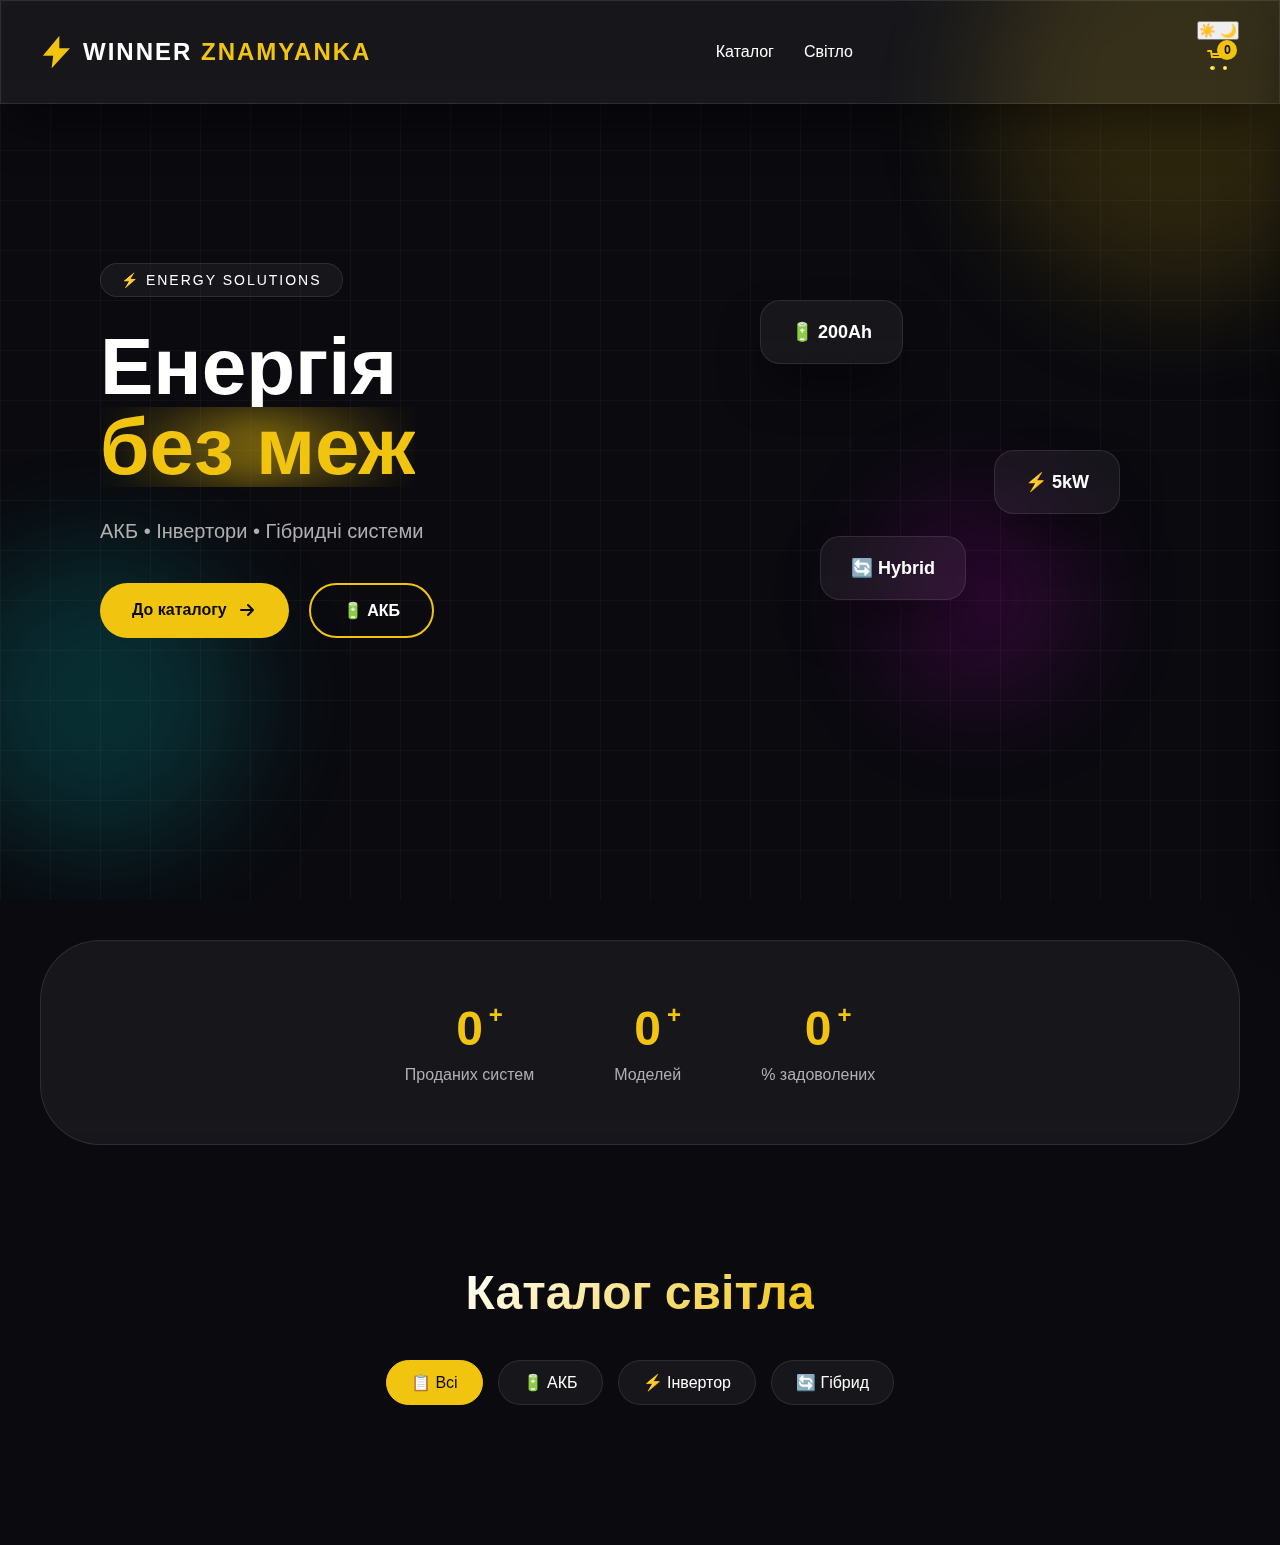
<file: index.html>
<!DOCTYPE html>
<html lang="uk">
<head>
  <meta charset="UTF-8">
  <meta name="viewport" content="width=device-width, initial-scale=1.0">
  <title>Winner Znamyanka | Світло</title>
  <link rel="stylesheet" href="styles.css">
</head>
<body class="light-theme">
  <!-- 3D Background -->
  <div class="bg-3d">
    <div class="sphere sphere-1"></div>
    <div class="sphere sphere-2"></div>
    <div class="sphere sphere-3"></div>
    <div class="grid-lines"></div>
  </div>

  <!-- Header -->
  <header class="header glass">
    <div class="header-content">
      <div class="logo">
        <svg class="logo-icon" viewBox="0 0 24 24" width="32" height="32">
          <path d="M13 2L3 14h7l-1 8 11-12h-7l0-8z" fill="#f1c40f" stroke="#f1c40f" stroke-width="1.5"/>
        </svg>
        <span class="logo-text">WINNER <span class="accent">ZNAMYANKA</span></span>
      </div>
      
      <nav class="nav">
        <a href="#catalog" class="nav-link active" data-text="Каталог">Каталог</a>
        <a href="#catalog" data-filter="Світло" class="nav-link" data-text="Світло">Світло</a>
      </nav>
      
      <div class="header-right">
        <!-- Кнопка перемикання теми -->
        <div class="theme-switch">
          <button id="themeToggle" class="theme-btn">
            <span class="light-icon">☀️</span>
            <span class="dark-icon">🌙</span>
          </button>
        </div>
        
        <button class="cart-btn" id="cartToggle">
          <svg width="24" height="24" viewBox="0 0 24 24" fill="none">
            <path d="M8 22C9.10457 22 10 21.1046 10 20C10 18.8954 9.10457 18 8 18C6.89543 18 6 18.8954 6 20C6 21.1046 6.89543 22 8 22Z" fill="#f1c40f"/>
            <path d="M20 22C21.1046 22 22 21.1046 22 20C22 18.8954 21.1046 18 20 18C18.8954 18 18 18.8954 18 20C18 21.1046 18.8954 22 20 22Z" fill="#f1c40f"/>
            <path d="M3 3H6L7 9H21L23 6H7.5" stroke="#f1c40f" stroke-width="2" stroke-linecap="round"/>
            <circle cx="7" cy="20" r="1.5" fill="white" stroke="#f1c40f"/>
            <circle cx="20" cy="20" r="1.5" fill="white" stroke="#f1c40f"/>
          </svg>
          <span class="cart-count" id="cartCount">0</span>
        </button>
      </div>
    </div>
  </header>

  <!-- Hero Section -->
  <section class="hero">
    <div class="hero-content">
      <div class="hero-badge">⚡ ENERGY SOLUTIONS</div>
      <h1 class="hero-title">
        <span class="line line-1">Енергія</span>
        <span class="line line-2">без меж</span>
      </h1>
      <p class="hero-subtitle">АКБ • Інвертори • Гібридні системи</p>
      <div class="hero-cta">
        <a href="#catalog" class="btn btn-primary glow">
          <span>До каталогу</span>
          <svg width="20" height="20" viewBox="0 0 20 20" fill="none">
            <path d="M4 10H16M16 10L11 5M16 10L11 15" stroke="currentColor" stroke-width="2" stroke-linecap="round"/>
          </svg>
        </a>
        <a href="#catalog" data-filter="АКБ" class="btn btn-outline">🔋 АКБ</a>
      </div>
    </div>
    <div class="hero-visual">
      <div class="floating-card card-1 glass">
        <span>🔋 200Ah</span>
      </div>
      <div class="floating-card card-2 glass">
        <span>⚡ 5kW</span>
      </div>
      <div class="floating-card card-3 glass">
        <span>🔄 Hybrid</span>
      </div>
    </div>
  </section>

  <!-- Stats Section -->
  <section class="stats">
    <div class="stat-item">
      <div class="stat-number" data-target="500">0</div>
      <div class="stat-label">Проданих систем</div>
    </div>
    <div class="stat-item">
      <div class="stat-number" data-target="50">0</div>
      <div class="stat-label">Моделей</div>
    </div>
    <div class="stat-item">
      <div class="stat-number" data-target="100">0</div>
      <div class="stat-label">% задоволених</div>
    </div>
  </section>

  <!-- Catalog Section -->
  <section id="catalog" class="catalog">
    <div class="container">
      <div class="section-header">
        <h2 class="section-title" data-text="Каталог світла">Каталог світла</h2>
        <div class="filter-tabs">
          <button class="filter-tab active" data-filter="all">
            <span>📋 Всі</span>
          </button>
          <button class="filter-tab" data-filter="АКБ">
            <span>🔋 АКБ</span>
          </button>
          <button class="filter-tab" data-filter="Інвертор">
            <span>⚡ Інвертор</span>
          </button>
          <button class="filter-tab" data-filter="Гібридний">
            <span>🔄 Гібрид</span>
          </button>
        </div>
      </div>

      <div id="catalog-grid" class="products-grid"></div>
    </div>
  </section>

  <!-- Product Modal -->
  <div class="modal-overlay" id="modalOverlay">
    <div class="modal-container glass" id="productModal">
      <button class="modal-close" id="closeModal">×</button>
      <div class="modal-content" id="modalContent"></div>
    </div>
  </div>

  <!-- Cart Sidebar -->
  <div class="cart-sidebar glass" id="cartSidebar">
    <div class="cart-header">
      <h3>Кошик</h3>
      <button class="close-cart" id="closeCart">×</button>
    </div>
    <div class="cart-items" id="cartItems"></div>
    <div class="cart-footer">
      <div class="cart-total" id="cartTotal"></div>
      <button class="btn btn-primary" id="checkoutBtn" style="display: none;">Оформити</button>
    </div>
  </div>
  
</body>
</html>
</file>
<file: styles.css>
:root {
  --primary: #f1c40f;
  --primary-dark: #d4ac0d;
  --bg-dark: #0a0a0f;
  --bg-darker: #050507;
  --text: #ffffff;
  --text-secondary: #b0b0b0;
  --glass-bg: rgba(255, 255, 255, 0.05);
  --glass-border: rgba(255, 255, 255, 0.1);
  --shadow: 0 25px 50px -12px rgba(0, 0, 0, 0.5);
  --shadow-glow: 0 0 30px rgba(241, 196, 15, 0.3);
}

* {
  margin: 0;
  padding: 0;
  box-sizing: border-box;
}

body {
  font-family: -apple-system, BlinkMacSystemFont, 'Segoe UI', Roboto, Oxygen, Ubuntu, sans-serif;
  background: var(--bg-dark);
  color: var(--text);
  min-height: 100vh;
  overflow-x: hidden;
  position: relative;
}

/* 3D Background */
.bg-3d {
  position: fixed;
  top: 0;
  left: 0;
  width: 100%;
  height: 100%;
  z-index: -1;
  overflow: hidden;
}

.sphere {
  position: absolute;
  border-radius: 50%;
  filter: blur(60px);
  opacity: 0.15;
  animation: float 20s infinite ease-in-out;
}

.sphere-1 {
  width: 400px;
  height: 400px;
  background: var(--primary);
  top: -100px;
  right: -100px;
  animation-delay: 0s;
}

.sphere-2 {
  width: 300px;
  height: 300px;
  background: #00ffff;
  bottom: 50px;
  left: -50px;
  animation-delay: -5s;
}

.sphere-3 {
  width: 200px;
  height: 200px;
  background: #ff00ff;
  bottom: 200px;
  right: 200px;
  animation-delay: -10s;
}

.grid-lines {
  position: absolute;
  top: 0;
  left: 0;
  width: 100%;
  height: 100%;
  background-image: 
    linear-gradient(rgba(255, 255, 255, 0.03) 1px, transparent 1px),
    linear-gradient(90deg, rgba(255, 255, 255, 0.03) 1px, transparent 1px);
  background-size: 50px 50px;
  animation: gridMove 30s linear infinite;
}

@keyframes float {
  0%, 100% { transform: translate(0, 0) rotate(0deg); }
  33% { transform: translate(30px, -30px) rotate(120deg); }
  66% { transform: translate(-20px, 20px) rotate(240deg); }
}

@keyframes gridMove {
  0% { transform: translate(0, 0); }
  100% { transform: translate(50px, 50px); }
}

/* Glass effect */
.glass {
  background: var(--glass-bg);
  backdrop-filter: blur(10px);
  border: 1px solid var(--glass-border);
  box-shadow: var(--shadow);
}

/* Header */
.header {
  position: fixed;
  top: 0;
  left: 0;
  width: 100%;
  z-index: 100;
  padding: 20px 40px;
}

.header-content {
  max-width: 1400px;
  margin: 0 auto;
  display: flex;
  justify-content: space-between;
  align-items: center;
}

.logo {
  display: flex;
  align-items: center;
  gap: 10px;
}

.logo-icon {
  animation: rotate 10s linear infinite;
}

@keyframes rotate {
  from { transform: rotate(0deg); }
  to { transform: rotate(360deg); }
}

.logo-text {
  font-size: 24px;
  font-weight: 800;
  letter-spacing: 2px;
}

.accent {
  color: var(--primary);
  position: relative;
}

.accent::after {
  content: '';
  position: absolute;
  bottom: -5px;
  left: 0;
  width: 100%;
  height: 2px;
  background: var(--primary);
  transform: scaleX(0);
  transform-origin: right;
  transition: transform 0.5s ease;
}

.logo:hover .accent::after {
  transform: scaleX(1);
  transform-origin: left;
}

/* Navigation */
.nav {
  display: flex;
  gap: 30px;
  align-items: center;
}

.nav-link {
  color: var(--text);
  text-decoration: none;
  font-weight: 500;
  padding: 8px 0;
  position: relative;
  overflow: hidden;
}

.nav-link::before {
  content: attr(data-text);
  position: absolute;
  top: 0;
  left: 0;
  width: 100%;
  height: 100%;
  color: var(--primary);
  transform: translateY(100%);
  transition: transform 0.3s ease;
}

.nav-link:hover::before {
  transform: translateY(0);
}

.nav-link::after {
  content: '';
  position: absolute;
  bottom: 0;
  left: 0;
  width: 100%;
  height: 2px;
  background: var(--primary);
  transform: scaleX(0);
  transform-origin: right;
  transition: transform 0.3s ease;
}

.nav-link:hover::after {
  transform: scaleX(1);
  transform-origin: left;
}

/* Dropdown */
.dropdown {
  position: relative;
}

.dropdown-menu {
  position: absolute;
  top: 100%;
  left: 0;
  min-width: 200px;
  border-radius: 16px;
  padding: 10px;
  opacity: 0;
  visibility: hidden;
  transform: translateY(10px);
  transition: all 0.3s ease;
}

.dropdown:hover .dropdown-menu {
  opacity: 1;
  visibility: visible;
  transform: translateY(0);
}

.dropdown-item {
  display: block;
  padding: 12px 20px;
  color: var(--text);
  text-decoration: none;
  border-radius: 8px;
  transition: all 0.2s ease;
  position: relative;
  overflow: hidden;
}

.dropdown-item::before {
  content: '';
  position: absolute;
  top: 50%;
  left: 50%;
  width: 0;
  height: 0;
  background: var(--primary);
  border-radius: 50%;
  transform: translate(-50%, -50%);
  transition: width 0.6s, height 0.6s;
  z-index: -1;
  opacity: 0.2;
}

.dropdown-item:hover::before {
  width: 300px;
  height: 300px;
}

.dropdown-item:hover {
  color: var(--primary);
  transform: translateX(5px);
}

/* Lang switch */
.lang-switch {
  display: flex;
  gap: 5px;
}

.lang-btn {
  padding: 8px 12px;
  border: 1px solid var(--glass-border);
  background: transparent;
  color: var(--text);
  border-radius: 8px;
  cursor: pointer;
  transition: all 0.3s ease;
  position: relative;
  overflow: hidden;
}

.lang-btn::before {
  content: '';
  position: absolute;
  top: 50%;
  left: 50%;
  width: 0;
  height: 0;
  background: var(--primary);
  border-radius: 50%;
  transform: translate(-50%, -50%);
  transition: width 0.6s, height 0.6s;
  z-index: -1;
}

.lang-btn:hover::before {
  width: 150px;
  height: 150px;
}

.lang-btn.active {
  background: var(--primary);
  border-color: var(--primary);
  color: var(--bg-dark);
}

/* Cart button */
.cart-btn {
  position: relative;
  background: transparent;
  border: none;
  cursor: pointer;
  padding: 8px;
  border-radius: 50%;
  transition: all 0.3s ease;
}

.cart-btn:hover {
  transform: scale(1.1);
  background: var(--glass-bg);
}

.cart-count {
  position: absolute;
  top: 0;
  right: 0;
  background: var(--primary);
  color: var(--bg-dark);
  font-size: 12px;
  font-weight: bold;
  min-width: 20px;
  height: 20px;
  border-radius: 10px;
  display: flex;
  align-items: center;
  justify-content: center;
  animation: bounce 0.5s ease;
}

@keyframes bounce {
  0%, 100% { transform: scale(1); }
  50% { transform: scale(1.2); }
}

/* Hero Section */
.hero {
  min-height: 100vh;
  display: grid;
  grid-template-columns: 1fr 1fr;
  align-items: center;
  padding: 0 40px;
  position: relative;
  overflow: hidden;
}

.hero-content {
  padding-left: 60px;
  z-index: 2;
}

.hero-badge {
  display: inline-block;
  padding: 8px 20px;
  background: var(--glass-bg);
  border: 1px solid var(--glass-border);
  border-radius: 40px;
  font-size: 14px;
  letter-spacing: 2px;
  margin-bottom: 30px;
  animation: slideInLeft 1s ease-out;
}

.hero-title {
  font-size: 80px;
  font-weight: 900;
  line-height: 1;
  margin-bottom: 20px;
}

.line {
  display: block;
  overflow: hidden;
}

.line-1 {
  animation: slideInUp 1s ease-out 0.2s both;
}

.line-2 {
  color: var(--primary);
  animation: slideInUp 1s ease-out 0.4s both;
  position: relative;
  display: inline-block;
}

.line-2::after {
  content: '';
  position: absolute;
  top: 0;
  left: 0;
  width: 100%;
  height: 100%;
  background: linear-gradient(90deg, transparent, var(--primary), transparent);
  filter: blur(20px);
  opacity: 0.5;
  animation: shimmer 3s infinite;
}

@keyframes shimmer {
  0% { transform: translateX(-100%); }
  100% { transform: translateX(100%); }
}

.hero-subtitle {
  font-size: 20px;
  color: var(--text-secondary);
  margin-bottom: 40px;
  animation: slideInLeft 1s ease-out 0.6s both;
}

.hero-cta {
  display: flex;
  gap: 20px;
  animation: slideInLeft 1s ease-out 0.8s both;
}

/* Buttons */
.btn {
  display: inline-flex;
  align-items: center;
  gap: 10px;
  padding: 16px 32px;
  border-radius: 40px;
  font-weight: 600;
  text-decoration: none;
  transition: all 0.3s ease;
  cursor: pointer;
  border: none;
  font-size: 16px;
  position: relative;
  overflow: hidden;
}

.btn-primary {
  background: var(--primary);
  color: var(--bg-dark);
}

.btn-primary.glow {
  animation: glow 2s infinite;
}

@keyframes glow {
  0%, 100% { box-shadow: 0 0 20px var(--primary); }
  50% { box-shadow: 0 0 40px var(--primary), 0 0 60px var(--primary); }
}

.btn-primary:hover {
  transform: translateY(-3px);
  box-shadow: var(--shadow-glow);
}

.btn-outline {
  background: transparent;
  border: 2px solid var(--primary);
  color: var(--text);
}

.btn-outline:hover {
  background: var(--primary);
  color: var(--bg-dark);
  transform: translateY(-3px);
}

/* Hero Visual */
.hero-visual {
  position: relative;
  height: 500px;
}

.floating-card {
  position: absolute;
  padding: 20px 30px;
  border-radius: 20px;
  font-size: 18px;
  font-weight: bold;
  animation: floating 6s infinite ease-in-out;
}

.card-1 {
  top: 20%;
  left: 20%;
  animation-delay: 0s;
}

.card-2 {
  top: 50%;
  right: 20%;
  animation-delay: -2s;
}

.card-3 {
  bottom: 20%;
  left: 30%;
  animation-delay: -4s;
}

@keyframes floating {
  0%, 100% { transform: translate(0, 0) rotate(0deg); }
  25% { transform: translate(10px, -10px) rotate(2deg); }
  50% { transform: translate(0, -20px) rotate(0deg); }
  75% { transform: translate(-10px, -10px) rotate(-2deg); }
}

/* Stats */
.stats {
  display: flex;
  justify-content: center;
  gap: 80px;
  padding: 60px 40px;
  background: var(--glass-bg);
  backdrop-filter: blur(10px);
  margin: 40px;
  border-radius: 60px;
  border: 1px solid var(--glass-border);
}

.stat-item {
  text-align: center;
}

.stat-number {
  font-size: 48px;
  font-weight: 900;
  color: var(--primary);
  position: relative;
  display: inline-block;
}

.stat-number::after {
  content: '+';
  font-size: 24px;
  position: absolute;
  top: 0;
  right: -20px;
}

.stat-label {
  font-size: 16px;
  color: var(--text-secondary);
  margin-top: 10px;
}

/* Catalog Section */
.catalog {
  padding: 80px 40px;
}

.container {
  max-width: 1400px;
  margin: 0 auto;
}

.section-header {
  text-align: center;
  margin-bottom: 60px;
}

.section-title {
  font-size: 48px;
  font-weight: 800;
  margin-bottom: 40px;
  background: linear-gradient(135deg, var(--text) 0%, var(--primary) 100%);
  -webkit-background-clip: text;
  -webkit-text-fill-color: transparent;
  position: relative;
  display: inline-block;
}

.section-title::before {
  content: attr(data-text);
  position: absolute;
  top: 0;
  left: 0;
  width: 100%;
  height: 100%;
  background: linear-gradient(135deg, var(--primary) 0%, var(--text) 100%);
  -webkit-background-clip: text;
  -webkit-text-fill-color: transparent;
  opacity: 0;
  transition: opacity 0.5s ease;
}

.section-title:hover::before {
  opacity: 1;
}

/* Filter Tabs */
.filter-tabs {
  display: flex;
  justify-content: center;
  gap: 15px;
  flex-wrap: wrap;
}

.filter-tab {
  padding: 12px 24px;
  background: var(--glass-bg);
  border: 1px solid var(--glass-border);
  border-radius: 40px;
  color: var(--text);
  cursor: pointer;
  transition: all 0.3s ease;
  font-size: 16px;
  font-weight: 500;
  position: relative;
  overflow: hidden;
}

.filter-tab::before {
  content: '';
  position: absolute;
  top: 50%;
  left: 50%;
  width: 0;
  height: 0;
  background: var(--primary);
  border-radius: 50%;
  transform: translate(-50%, -50%);
  transition: width 0.6s, height 0.6s;
  z-index: -1;
}

.filter-tab:hover::before {
  width: 300px;
  height: 300px;
}

.filter-tab:hover {
  color: var(--bg-dark);
  border-color: var(--primary);
}

.filter-tab.active {
  background: var(--primary);
  color: var(--bg-dark);
  border-color: var(--primary);
  animation: pulse 2s infinite;
}

@keyframes pulse {
  0%, 100% { transform: scale(1); }
  50% { transform: scale(1.05); }
}

/* Products Grid */
.products-grid {
  display: grid;
  grid-template-columns: repeat(auto-fill, minmax(300px, 1fr));
  gap: 30px;
  perspective: 1000px;
}

/* Product Card */
.product-card {
  background: var(--glass-bg);
  backdrop-filter: blur(10px);
  border: 1px solid var(--glass-border);
  border-radius: 30px;
  overflow: hidden;
  transition: all 0.5s cubic-bezier(0.4, 0, 0.2, 1);
  opacity: 0;
  transform: translateY(30px) rotateX(10deg);
  animation: cardAppear 0.8s cubic-bezier(0.4, 0, 0.2, 1) forwards;
  position: relative;
  cursor: pointer;
}

@keyframes cardAppear {
  to {
    opacity: 1;
    transform: translateY(0) rotateX(0);
  }
}

.product-card::before {
  content: '';
  position: absolute;
  top: 0;
  left: -100%;
  width: 100%;
  height: 100%;
  background: linear-gradient(90deg, transparent, rgba(255, 255, 255, 0.1), transparent);
  transition: left 0.5s ease;
}

.product-card:hover::before {
  left: 100%;
}

.product-card:hover {
  transform: translateY(-10px) scale(1.02);
  box-shadow: var(--shadow-glow);
  border-color: var(--primary);
}

.product-image {
  position: relative;
  overflow: hidden;
  aspect-ratio: 1;
}

.product-image img {
  width: 100%;
  height: 100%;
  object-fit: cover;
  transition: transform 0.8s cubic-bezier(0.4, 0, 0.2, 1);
}

.product-card:hover .product-image img {
  transform: scale(1.1);
}

.product-badge {
  position: absolute;
  top: 20px;
  right: 20px;
  padding: 8px 16px;
  background: var(--primary);
  color: var(--bg-dark);
  border-radius: 30px;
  font-weight: 600;
  font-size: 14px;
  z-index: 2;
  transform: translateX(100px);
  opacity: 0;
  animation: slideBadge 0.5s ease-out 0.5s forwards;
}

@keyframes slideBadge {
  to {
    transform: translateX(0);
    opacity: 1;
  }
}

.product-info {
  padding: 24px;
}

.product-category {
  font-size: 14px;
  color: var(--primary);
  margin-bottom: 8px;
  text-transform: uppercase;
  letter-spacing: 1px;
}

.product-title {
  font-size: 20px;
  font-weight: 600;
  margin-bottom: 12px;
  line-height: 1.4;
  position: relative;
  display: inline-block;
}

.product-title::after {
  content: '';
  position: absolute;
  bottom: -4px;
  left: 0;
  width: 0;
  height: 2px;
  background: var(--primary);
  transition: width 0.3s ease;
}

.product-card:hover .product-title::after {
  width: 100%;
}

.product-price {
  font-size: 28px;
  font-weight: 800;
  color: var(--primary);
  margin: 20px 0;
  position: relative;
  display: inline-block;
  transform: scale(1);
  transition: transform 0.3s ease;
}

.product-card:hover .product-price {
  transform: scale(1.1);
}

.product-actions {
  display: flex;
  gap: 12px;
  opacity: 0;
  transform: translateY(20px);
  transition: all 0.3s ease;
}

.product-card:hover .product-actions {
  opacity: 1;
  transform: translateY(0);
}

.btn-buy {
  flex: 1;
  padding: 12px;
  background: var(--primary);
  border: none;
  border-radius: 30px;
  color: var(--bg-dark);
  font-weight: 600;
  cursor: pointer;
  transition: all 0.3s ease;
  position: relative;
  overflow: hidden;
}

.btn-buy::before {
  content: '';
  position: absolute;
  top: 50%;
  left: 50%;
  width: 0;
  height: 0;
  background: rgba(255, 255, 255, 0.3);
  border-radius: 50%;
  transform: translate(-50%, -50%);
  transition: width 0.6s, height 0.6s;
}

.btn-buy:hover::before {
  width: 300px;
  height: 300px;
}

.btn-buy:hover {
  transform: scale(0.95);
}

/* Modal */
.modal-overlay {
  position: fixed;
  top: 0;
  left: 0;
  width: 100%;
  height: 100%;
  background: rgba(0, 0, 0, 0.8);
  backdrop-filter: blur(10px);
  z-index: 2000;
  display: flex;
  align-items: center;
  justify-content: center;
  opacity: 0;
  visibility: hidden;
  transition: all 0.4s cubic-bezier(0.4, 0, 0.2, 1);
}

.modal-overlay.active {
  opacity: 1;
  visibility: visible;
}

.modal-container {
  width: 90%;
  max-width: 1000px;
  max-height: 90vh;
  overflow-y: auto;
  border-radius: 40px;
  padding: 40px;
  position: relative;
  transform: scale(0.9) translateY(20px);
  opacity: 0;
  transition: all 0.5s cubic-bezier(0.4, 0, 0.2, 1);
}

.modal-overlay.active .modal-container {
  transform: scale(1) translateY(0);
  opacity: 1;
}

.modal-close {
  position: absolute;
  top: 20px;
  right: 20px;
  width: 50px;
  height: 50px;
  border-radius: 50%;
  background: var(--glass-bg);
  border: 1px solid var(--glass-border);
  color: var(--text);
  font-size: 30px;
  cursor: pointer;
  z-index: 10;
  transition: all 0.3s ease;
  display: flex;
  align-items: center;
  justify-content: center;
}

.modal-close:hover {
  background: var(--primary);
  color: var(--bg-dark);
  transform: rotate(90deg);
}

/* Product Detail */
.product-detail {
  display: grid;
  grid-template-columns: 1fr 1fr;
  gap: 40px;
}

.product-gallery {
  position: relative;
}

.main-image {
  width: 100%;
  aspect-ratio: 1;
  border-radius: 30px;
  overflow: hidden;
  margin-bottom: 20px;
  position: relative;
  cursor: zoom-in;
}

.main-image img {
  width: 100%;
  height: 100%;
  object-fit: cover;
  transition: transform 0.5s ease;
}

.main-image:hover img {
  transform: scale(1.1);
}

.image-thumbnails {
  display: flex;
  gap: 10px;
}

.thumbnail {
  width: 80px;
  height: 80px;
  border-radius: 15px;
  overflow: hidden;
  cursor: pointer;
  opacity: 0.6;
  transition: all 0.3s ease;
  border: 2px solid transparent;
}

.thumbnail.active {
  opacity: 1;
  border-color: var(--primary);
  transform: scale(1.05);
}

.thumbnail:hover {
  opacity: 1;
}

.thumbnail img {
  width: 100%;
  height: 100%;
  object-fit: cover;
}

.product-info-detail {
  color: var(--text);
}

.product-info-detail h2 {
  font-size: 36px;
  font-weight: 800;
  margin-bottom: 20px;
  background: linear-gradient(135deg, var(--text) 0%, var(--primary) 100%);
  -webkit-background-clip: text;
  -webkit-text-fill-color: transparent;
}

.product-meta {
  display: flex;
  gap: 20px;
  margin-bottom: 20px;
  font-size: 16px;
}

.product-category-detail {
  padding: 8px 20px;
  background: var(--glass-bg);
  border: 1px solid var(--glass-border);
  border-radius: 30px;
  color: var(--primary);
}

.product-price-detail {
  font-size: 48px;
  font-weight: 900;
  color: var(--primary);
  margin: 30px 0;
  animation: pulse 2s infinite;
}

.product-description {
  font-size: 16px;
  line-height: 1.8;
  color: var(--text-secondary);
  margin-bottom: 30px;
}

/* Specs Table */
.specs-table {
  width: 100%;
  border-collapse: collapse;
  margin: 30px 0;
  background: var(--glass-bg);
  border-radius: 20px;
  overflow: hidden;
}

.specs-table tr {
  border-bottom: 1px solid var(--glass-border);
}

.specs-table tr:last-child {
  border-bottom: none;
}

.specs-table td {
  padding: 15px 20px;
}

.specs-table td:first-child {
  font-weight: 600;
  color: var(--primary);
  width: 40%;
}

.specs-table td:last-child {
  color: var(--text);
}

/* Benefits */
.benefits-list {
  list-style: none;
  margin: 30px 0;
}

.benefits-list li {
  padding: 12px 0;
  padding-left: 35px;
  position: relative;
  font-size: 16px;
  color: var(--text-secondary);
  border-bottom: 1px solid var(--glass-border);
}

.benefits-list li:last-child {
  border-bottom: none;
}

.benefits-list li::before {
  content: '✓';
  position: absolute;
  left: 0;
  color: var(--primary);
  font-weight: bold;
  font-size: 20px;
}

/* Product Actions */
.product-actions-detail {
  display: flex;
  gap: 15px;
  margin-top: 40px;
}

.product-actions-detail .btn {
  flex: 1;
  padding: 18px;
  font-size: 18px;
}

.btn-viber {
  background: #7360f2;
  color: white;
  border: none;
}

.btn-viber:hover {
  background: #5e4ad8;
  transform: translateY(-3px);
  box-shadow: 0 10px 20px rgba(115, 96, 242, 0.3);
}

/* Cart Sidebar */
.cart-sidebar {
  position: fixed;
  top: 0;
  right: -400px;
  width: 400px;
  height: 100vh;
  z-index: 1000;
  transition: right 0.4s cubic-bezier(0.4, 0, 0.2, 1);
  display: flex;
  flex-direction: column;
}

.cart-sidebar.open {
  right: 0;
}

.cart-header {
  padding: 30px;
  border-bottom: 1px solid var(--glass-border);
  display: flex;
  justify-content: space-between;
  align-items: center;
}

.cart-header h3 {
  font-size: 24px;
}

.close-cart {
  width: 40px;
  height: 40px;
  border-radius: 50%;
  border: 1px solid var(--glass-border);
  background: transparent;
  color: var(--text);
  font-size: 24px;
  cursor: pointer;
  transition: all 0.3s ease;
}

.close-cart:hover {
  background: var(--primary);
  color: var(--bg-dark);
  transform: rotate(90deg);
}

.cart-items {
  flex: 1;
  overflow-y: auto;
  padding: 30px;
}

.cart-item {
  display: grid;
  grid-template-columns: auto 1fr auto;
  gap: 15px;
  padding: 20px;
  background: var(--glass-bg);
  border: 1px solid var(--glass-border);
  border-radius: 20px;
  margin-bottom: 15px;
  animation: slideIn 0.3s ease-out;
}

@keyframes slideIn {
  from {
    opacity: 0;
    transform: translateX(50px);
  }
  to {
    opacity: 1;
    transform: translateX(0);
  }
}

.cart-item img {
  width: 60px;
  height: 60px;
  border-radius: 12px;
  object-fit: cover;
}

.cart-item-info h4 {
  font-size: 16px;
  margin-bottom: 5px;
}

.cart-item-price {
  color: var(--primary);
  font-weight: 600;
}

.cart-item-actions {
  display: flex;
  gap: 5px;
  align-items: center;
}

.qty-btn {
  width: 30px;
  height: 30px;
  border-radius: 50%;
  border: 1px solid var(--glass-border);
  background: transparent;
  color: var(--text);
  cursor: pointer;
  transition: all 0.2s ease;
}

.qty-btn:hover {
  background: var(--primary);
  color: var(--bg-dark);
}

.remove-btn {
  background: transparent;
  border: none;
  color: var(--text);
  font-size: 20px;
  cursor: pointer;
  transition: all 0.2s ease;
  opacity: 0.5;
}

.remove-btn:hover {
  opacity: 1;
  transform: scale(1.2);
  color: #ff4444;
}

.cart-footer {
  padding: 30px;
  border-top: 1px solid var(--glass-border);
}

.cart-total {
  font-size: 24px;
  font-weight: 700;
  margin-bottom: 20px;
  text-align: right;
}

.overlay {
  position: fixed;
  top: 0;
  left: 0;
  width: 100%;
  height: 100%;
  background: rgba(0, 0, 0, 0.5);
  backdrop-filter: blur(5px);
  z-index: 999;
  opacity: 0;
  visibility: hidden;
  transition: all 0.3s ease;
}

.overlay.active {
  opacity: 1;
  visibility: visible;
}

/* Animations */
@keyframes slideInLeft {
  from {
    opacity: 0;
    transform: translateX(-50px);
  }
  to {
    opacity: 1;
    transform: translateX(0);
  }
}

@keyframes slideInUp {
  from {
    opacity: 0;
    transform: translateY(50px);
  }
  to {
    opacity: 1;
    transform: translateY(0);
  }
}

@keyframes slideOut {
  to {
    opacity: 0;
    transform: translateX(50px);
  }
}

@keyframes slideInRight {
  from {
    opacity: 0;
    transform: translateX(100px);
  }
  to {
    opacity: 1;
    transform: translateX(0);
  }
}

@keyframes slideOutRight {
  from {
    opacity: 1;
    transform: translateX(0);
  }
  to {
    opacity: 0;
    transform: translateX(100px);
  }
}

/* Notification */
.notification {
  position: fixed;
  top: 100px;
  right: 20px;
  background: var(--primary);
  color: var(--bg-dark);
  padding: 15px 25px;
  border-radius: 50px;
  z-index: 2000;
  animation: slideInRight 0.3s ease-out;
  font-weight: 600;
  box-shadow: var(--shadow-glow);
}

/* Empty Cart */
.empty-cart {
  text-align: center;
  padding: 40px;
  color: var(--text-secondary);
  font-size: 18px;
}

/* Responsive */
@media (max-width: 1024px) {
  .hero-title {
    font-size: 60px;
  }
  
  .product-detail {
    grid-template-columns: 1fr;
  }
}

@media (max-width: 768px) {
  .header {
    padding: 15px 20px;
  }
  
  .header-content {
    flex-wrap: wrap;
  }
  
  .nav {
    order: 3;
    width: 100%;
    justify-content: center;
    margin-top: 10px;
  }
  
  .hero {
    grid-template-columns: 1fr;
    padding: 100px 20px 40px;
    text-align: center;
  }
  
  .hero-content {
    padding-left: 0;
  }
  
  .hero-title {
    font-size: 48px;
  }
  
  .hero-cta {
    justify-content: center;
  }
  
  .stats {
    flex-direction: column;
    gap: 30px;
    margin: 20px;
    padding: 40px 20px;
  }
  
  .cart-sidebar {
    width: 100%;
    right: -100%;
  }
  
  .modal-container {
    padding: 20px;
  }
  
  .product-info-detail h2 {
    font-size: 28px;
  }
  
  .product-price-detail {
    font-size: 36px;
  }
  
  .product-actions-detail {
    flex-direction: column;
  }
  
  .filter-tabs {
    flex-direction: column;
    align-items: stretch;
  }
  
  .filter-tab {
    width: 100%;
  }
}

@media (max-width: 480px) {
  .hero-title {
    font-size: 36px;
  }
  
  .hero-subtitle {
    font-size: 16px;
  }
  
  .btn {
    padding: 12px 24px;
  }
  
  .section-title {
    font-size: 32px;
  }
  
  .products-grid {
    grid-template-columns: 1fr;
  }
  
  .cart-item {
    grid-template-columns: 1fr;
    text-align: center;
  }
  
  .cart-item-actions {
    justify-content: center;
  }
}
</file>
